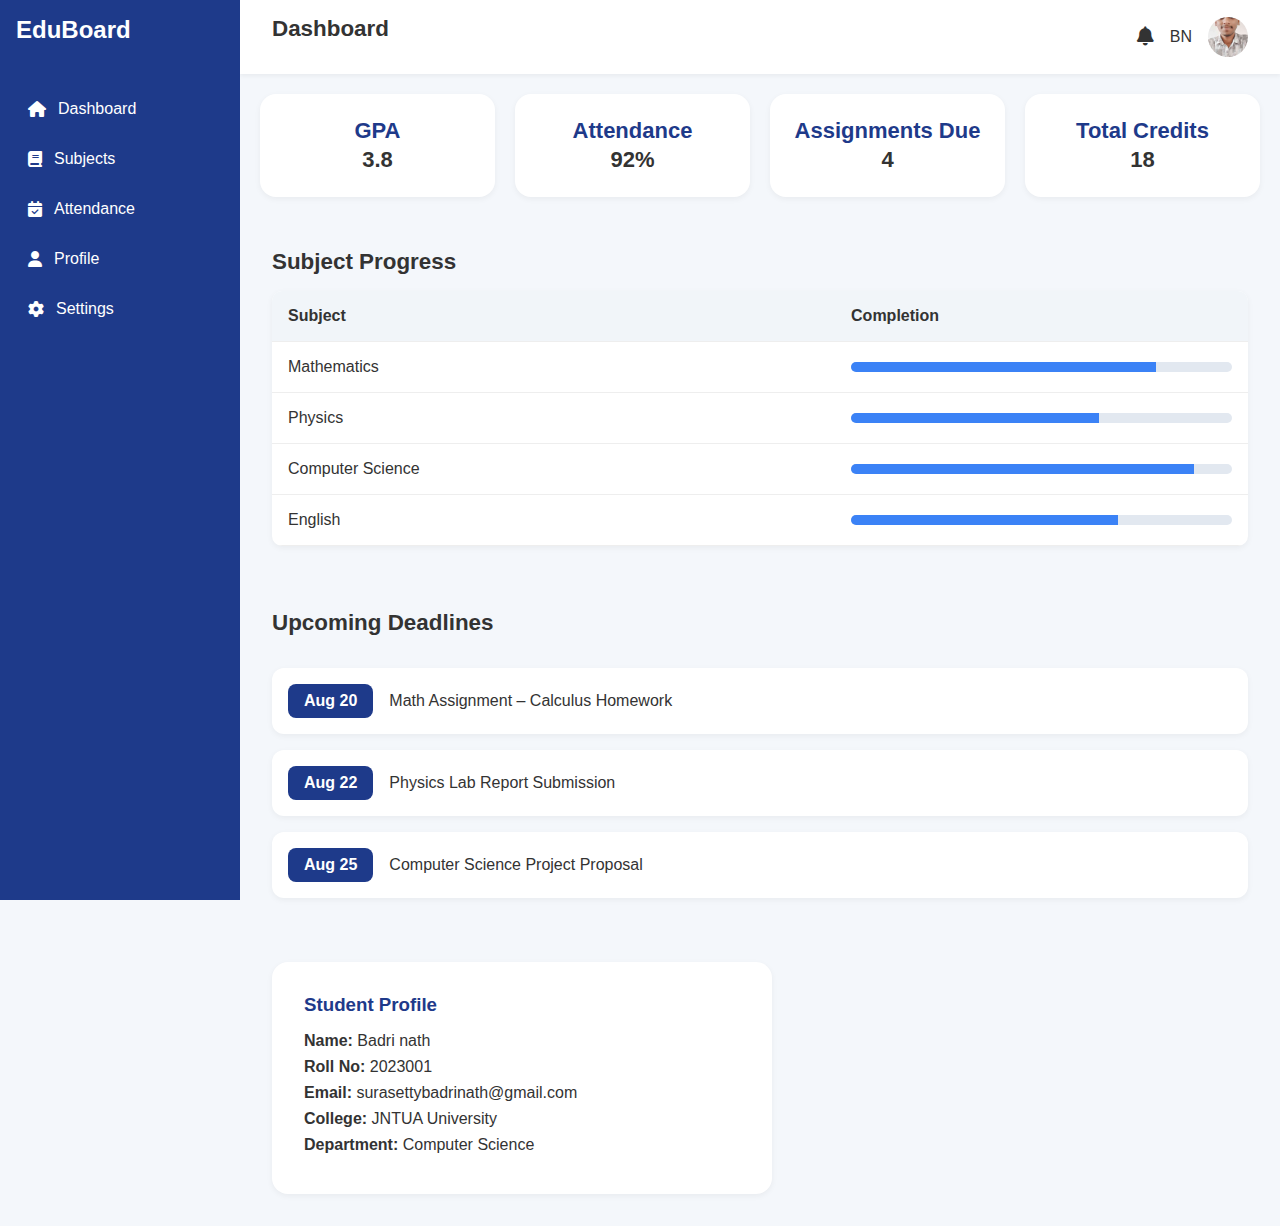
<file: index.html>
<!DOCTYPE html>
<html lang="en">
<head>
  <meta charset="UTF-8" />
  <meta name="viewport" content="width=device-width, initial-scale=1.0" />
  <title>EduBoard – Student Dashboard</title>
  <link rel="stylesheet" href="style.css">
  <link rel="stylesheet" href="https://cdnjs.cloudflare.com/ajax/libs/font-awesome/6.5.0/css/all.min.css">
</head>
<body>
  <!-- Sidebar -->
  <nav class="sidebar">
    <h1>EduBoard</h1>
    <ul>
      <li><a href="#"><i class="fa-solid fa-house"></i> Dashboard</a></li>
      <li><a href="#"><i class="fa-solid fa-book"></i> Subjects</a></li>
      <li><a href="#"><i class="fa-solid fa-calendar-check"></i> Attendance</a></li>
      <li><a href="#"><i class="fa-solid fa-user"></i> Profile</a></li>
      <li><a href="#"><i class="fa-solid fa-gear"></i> Settings</a></li>
    </ul>
  </nav>

  <!-- Main -->
  <main> 
    <!-- Header -->
    <header>
      <h2>Dashboard</h2>
      <div class="profile">
        <div class="icons"><i class="fa-solid fa-bell"></i></div>
        <span>BN</span>
        <img src="badri image.jpg" alt="Profile Picture">
      </div>
    </header>

    <!-- Cards -->
    <section class="cards">
      <article class="card">
        <h3>GPA</h3>
        <p>3.8</p>
      </article>
      <article class="card">
        <h3>Attendance</h3>
        <p>92%</p>
      </article>
      <article class="card">
        <h3>Assignments Due</h3>
        <p>4</p>
      </article>
      <article class="card">
        <h3>Total Credits</h3>
        <p>18</p>
      </article>
    </section>

    <!-- Progress Table -->
    <section class="table-section">
      <h2>Subject Progress</h2>
      <table>
        <thead>
          <tr>
            <th>Subject</th>
            <th>Completion</th>
          </tr>
        </thead>
        <tbody>
          <tr>
            <td>Mathematics</td>
            <td>
                <div class="progress-bar">
                    <div class="progress" style="width: 80%;">
                    </div>
                </div>
            </td>
          </tr>
          <tr>
            <td>Physics</td>
            <td><div class="progress-bar"><div class="progress" style="width: 65%;"></div></div></td>
          </tr>
          <tr>
            <td>Computer Science</td>
            <td><div class="progress-bar"><div class="progress" style="width: 90%;"></div></div></td>
          </tr>
          <tr>
            <td>English</td>
            <td><div class="progress-bar"><div class="progress" style="width: 70%;"></div></div></td>
          </tr>
        </tbody>
      </table>
    </section>

    <!-- Deadlines -->
    <section class="deadlines">
      <h2>Upcoming Deadlines</h2>
      <div class="deadline">
        <div class="date-badge">Aug 20</div>
        <p>Math Assignment – Calculus Homework</p>
      </div>
      <div class="deadline">
        <div class="date-badge">Aug 22</div>
        <p>Physics Lab Report Submission</p>
      </div>
      <div class="deadline">
        <div class="date-badge">Aug 25</div>
        <p>Computer Science Project Proposal</p>
      </div>
    </section>

    <!-- Profile Info -->
    <section class="profile-card">
      <h3>Student Profile</h3>
      <p><strong>Name:</strong> Badri nath</p>
      <p><strong>Roll No:</strong> 2023001</p>
      <p><strong>Email:</strong> surasettybadrinath@gmail.com</p>
      <p><strong>College:</strong> JNTUA University</p>
      <p><strong>Department:</strong> Computer Science</p>
    </section>
  </main>
</body>
</html>
</file>
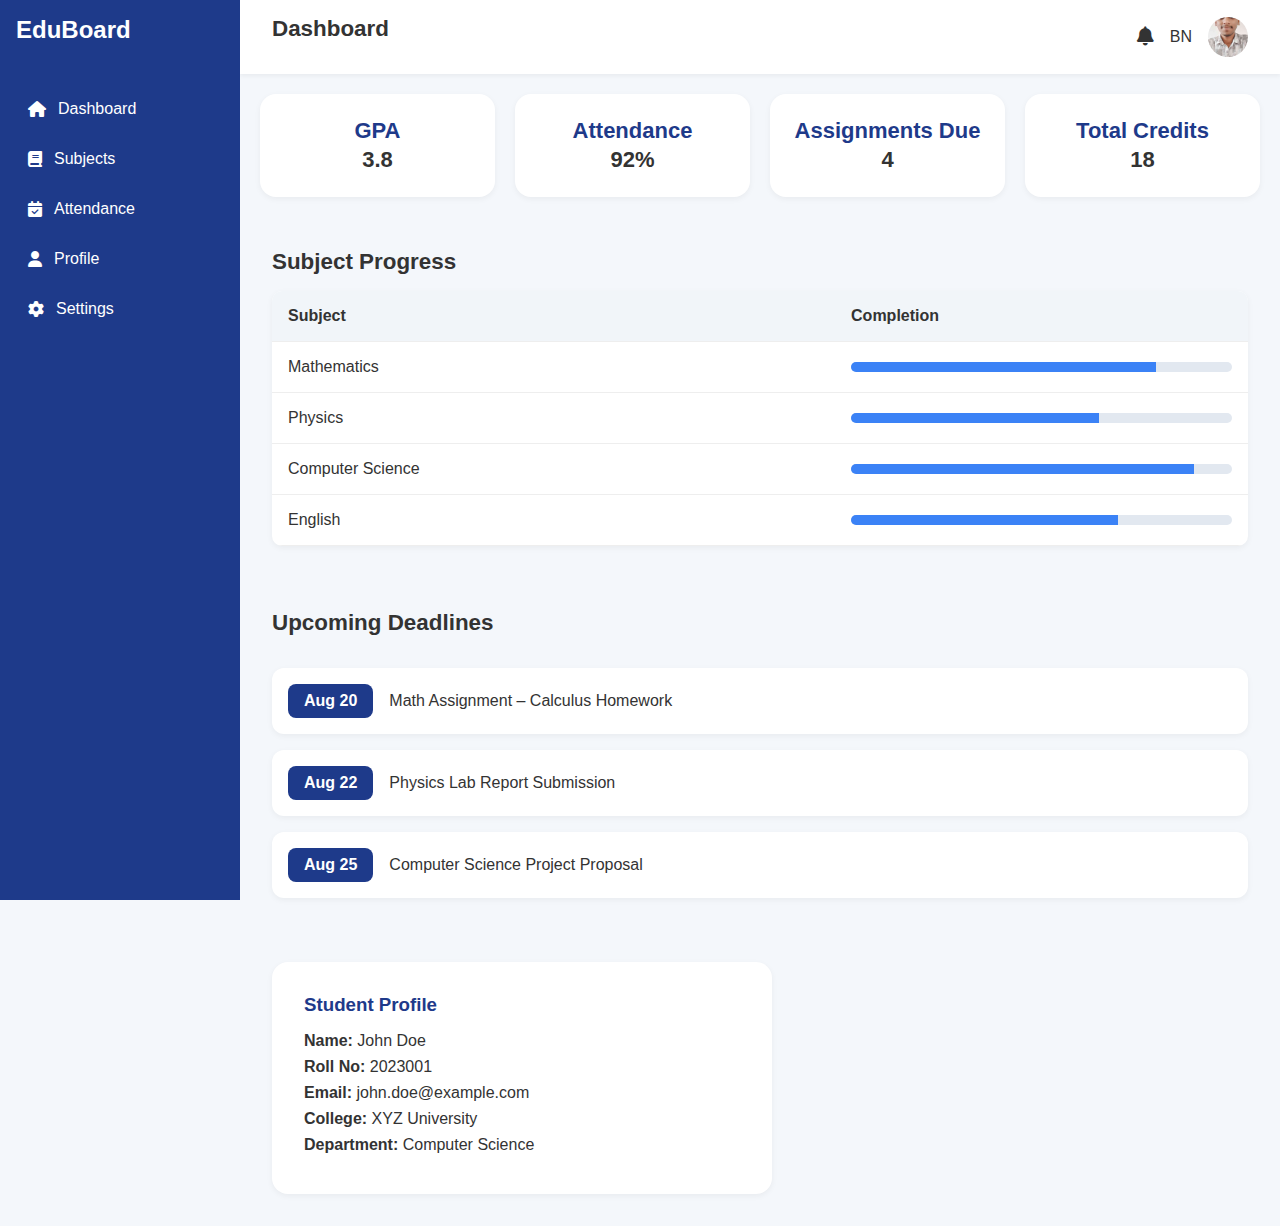
<file: studentdashboard.html>
<!DOCTYPE html>
<html lang="en">
<head>
  <meta charset="UTF-8" />
  <meta name="viewport" content="width=device-width, initial-scale=1.0" />
  <title>EduBoard – Student Dashboard</title>
  <link rel="stylesheet" href="style.css">
  <link rel="stylesheet" href="https://cdnjs.cloudflare.com/ajax/libs/font-awesome/6.5.0/css/all.min.css">
</head>
<body>
  <!-- Sidebar -->
  <nav class="sidebar">
    <h1>EduBoard</h1>
    <ul>
      <li><a href="#"><i class="fa-solid fa-house"></i> Dashboard</a></li>
      <li><a href="#"><i class="fa-solid fa-book"></i> Subjects</a></li>
      <li><a href="#"><i class="fa-solid fa-calendar-check"></i> Attendance</a></li>
      <li><a href="#"><i class="fa-solid fa-user"></i> Profile</a></li>
      <li><a href="#"><i class="fa-solid fa-gear"></i> Settings</a></li>
    </ul>
  </nav>

  <!-- Main -->
  <main> 
    <!-- Header -->
    <header>
      <h2>Dashboard</h2>
      <div class="profile">
        <div class="icons"><i class="fa-solid fa-bell"></i></div>
        <span>BN</span>
        <img src="badri image.jpg" alt="Profile Picture">
      </div>
    </header>

    <!-- Cards -->
    <section class="cards">
      <article class="card">
        <h3>GPA</h3>
        <p>3.8</p>
      </article>
      <article class="card">
        <h3>Attendance</h3>
        <p>92%</p>
      </article>
      <article class="card">
        <h3>Assignments Due</h3>
        <p>4</p>
      </article>
      <article class="card">
        <h3>Total Credits</h3>
        <p>18</p>
      </article>
    </section>

    <!-- Progress Table -->
    <section class="table-section">
      <h2>Subject Progress</h2>
      <table>
        <thead>
          <tr>
            <th>Subject</th>
            <th>Completion</th>
          </tr>
        </thead>
        <tbody>
          <tr>
            <td>Mathematics</td>
            <td>
                <div class="progress-bar">
                    <div class="progress" style="width: 80%;">
                    </div>
                </div>
            </td>
          </tr>
          <tr>
            <td>Physics</td>
            <td><div class="progress-bar"><div class="progress" style="width: 65%;"></div></div></td>
          </tr>
          <tr>
            <td>Computer Science</td>
            <td><div class="progress-bar"><div class="progress" style="width: 90%;"></div></div></td>
          </tr>
          <tr>
            <td>English</td>
            <td><div class="progress-bar"><div class="progress" style="width: 70%;"></div></div></td>
          </tr>
        </tbody>
      </table>
    </section>

    <!-- Deadlines -->
    <section class="deadlines">
      <h2>Upcoming Deadlines</h2>
      <div class="deadline">
        <div class="date-badge">Aug 20</div>
        <p>Math Assignment – Calculus Homework</p>
      </div>
      <div class="deadline">
        <div class="date-badge">Aug 22</div>
        <p>Physics Lab Report Submission</p>
      </div>
      <div class="deadline">
        <div class="date-badge">Aug 25</div>
        <p>Computer Science Project Proposal</p>
      </div>
    </section>

    <!-- Profile Info -->
    <section class="profile-card">
      <h3>Student Profile</h3>
      <p><strong>Name:</strong> John Doe</p>
      <p><strong>Roll No:</strong> 2023001</p>
      <p><strong>Email:</strong> john.doe@example.com</p>
      <p><strong>College:</strong> XYZ University</p>
      <p><strong>Department:</strong> Computer Science</p>
    </section>
  </main>
</body>
</html>
</file>
<file: style.css>
/* ----------------- Base Styling ---------------- */
* {
  margin: 0; padding: 0; box-sizing: border-box;
}
body {
  font-family: "Segoe UI", Tahoma, sans-serif;
  background: #f4f7fb;
  color: #333;
  display: flex;
  min-height: 100vh;
}
a { text-decoration: none; color:inherit; }
h2 { font-size: 1.4rem; margin-bottom: 1rem; }

/* ----------------- Sidebar ---------------- */
nav.sidebar {
  width: 240px;
  background: #1e3a8a;
  color: #fff;
  display: flex;
  flex-direction: column;
  padding: 1rem;
  position: fixed;
  top: 0; bottom: 0;
}
.sidebar h1 {
  font-size: 1.5rem;
  margin-bottom: 2rem;
}
.sidebar ul { list-style: none; }
.sidebar li { margin: 1rem 0; }
.sidebar li a {
  display: flex; align-items: center;
  gap: 0.75rem;
  padding: 0.5rem 0.75rem;
  border-radius: 8px;
  transition: background 0.3s;
}
.sidebar li a:hover { background: #3b82f6; }

/* ----------------- Main Layout ---------------- */
main {
  margin-left: 240px;
  flex:1;
  display: flex;
  flex-direction: column;
}

/* ----------------- Header ---------------- */
header {
  background: #fff;
  padding: 1rem 2rem;
  display: flex;
  justify-content: space-between;
  align-items: center;
  box-shadow: 0 2px 4px rgba(0,0,0,0.05);
}
.profile {
  display: flex; align-items: center; gap: 1rem;
}
.profile img {
  width: 40px; height: 40px;
  border-radius: 50%; object-fit:cover;
}
.icons { display: flex; gap: 1rem; font-size: 1.2rem; }

/* ----------------- Cards ---------------- */
.cards {
  display:grid;
  grid-template-columns: repeat(auto-fit, minmax(200px, 1fr)); 
  gap:20px;
  padding: 20px;
}
.card {
  background: #fff;
  padding: 1.5rem;
  border-radius: 1rem;
  box-shadow: 0 2px 6px rgba(0,0,0,0.05);
  text-align: center;
}
.card h3 { font-size: 22px; margin-bottom: 3px; color: #1e3a8a; }
.card p { font-size: 22px; font-weight: bold; }

/* ----------------- Table ---------------- */
section.table-section { padding: 2rem; }
table {
  width: 100%;
  border-collapse: collapse;
  background: #fff;
  border-radius: 10px;
  overflow: hidden;
  box-shadow: 0 2px 6px rgba(0,0,0,0.05);
}
th, td {
  padding: 1rem;
  text-align: left;
  border-bottom: 1px solid #eee;
}
th { background: #f1f5f9; }
.progress-bar {
  background: #e2e8f0;
  border-radius: 8px;
  height: 10px;
  overflow: hidden;
}
.progress { height: 100%; background: #3b82f6; }

/* ----------------- Deadlines ---------------- */
.deadlines { padding: 2rem; display: grid; gap: 1rem; }
.deadline {
  display: flex;
  align-items: center;
  background: #fff;
  padding: 1rem;
  border-radius: 0.75rem;
  box-shadow: 0 2px 6px rgba(0,0,0,0.05);
  gap: 1rem;
}
.date-badge {
  background: #1e3a8a;
  color: #fff;
  padding: 0.5rem 1rem;
  border-radius: 0.5rem;
  font-weight: bold;
  text-align: center;
  min-width: 70px;
}

/* ----------------- Profile Info ---------------- */
.profile-card {
  margin: 2rem;
  background: #fff;
  padding: 2rem;
  border-radius: 1rem;
  box-shadow: 0 2px 6px rgba(0,0,0,0.05);
  max-width: 500px;
}
.profile-card h3 { margin-bottom: 1rem; color: #1e3a8a; }
.profile-card p { margin: 0.5rem 0; }

/* ----------------- Responsive ---------------- */
@media(max-width: 768px) {
  nav.sidebar { width: 200px; }
  main { margin-left: 200px; }
}
@media(max-width: 600px) {
  nav.sidebar {
    position: absolute;
    left: -240px;
    transition: left 0.3s;
  }
  nav.sidebar.active { left: 0; }
  main { margin-left: 0; }
}
</file>
